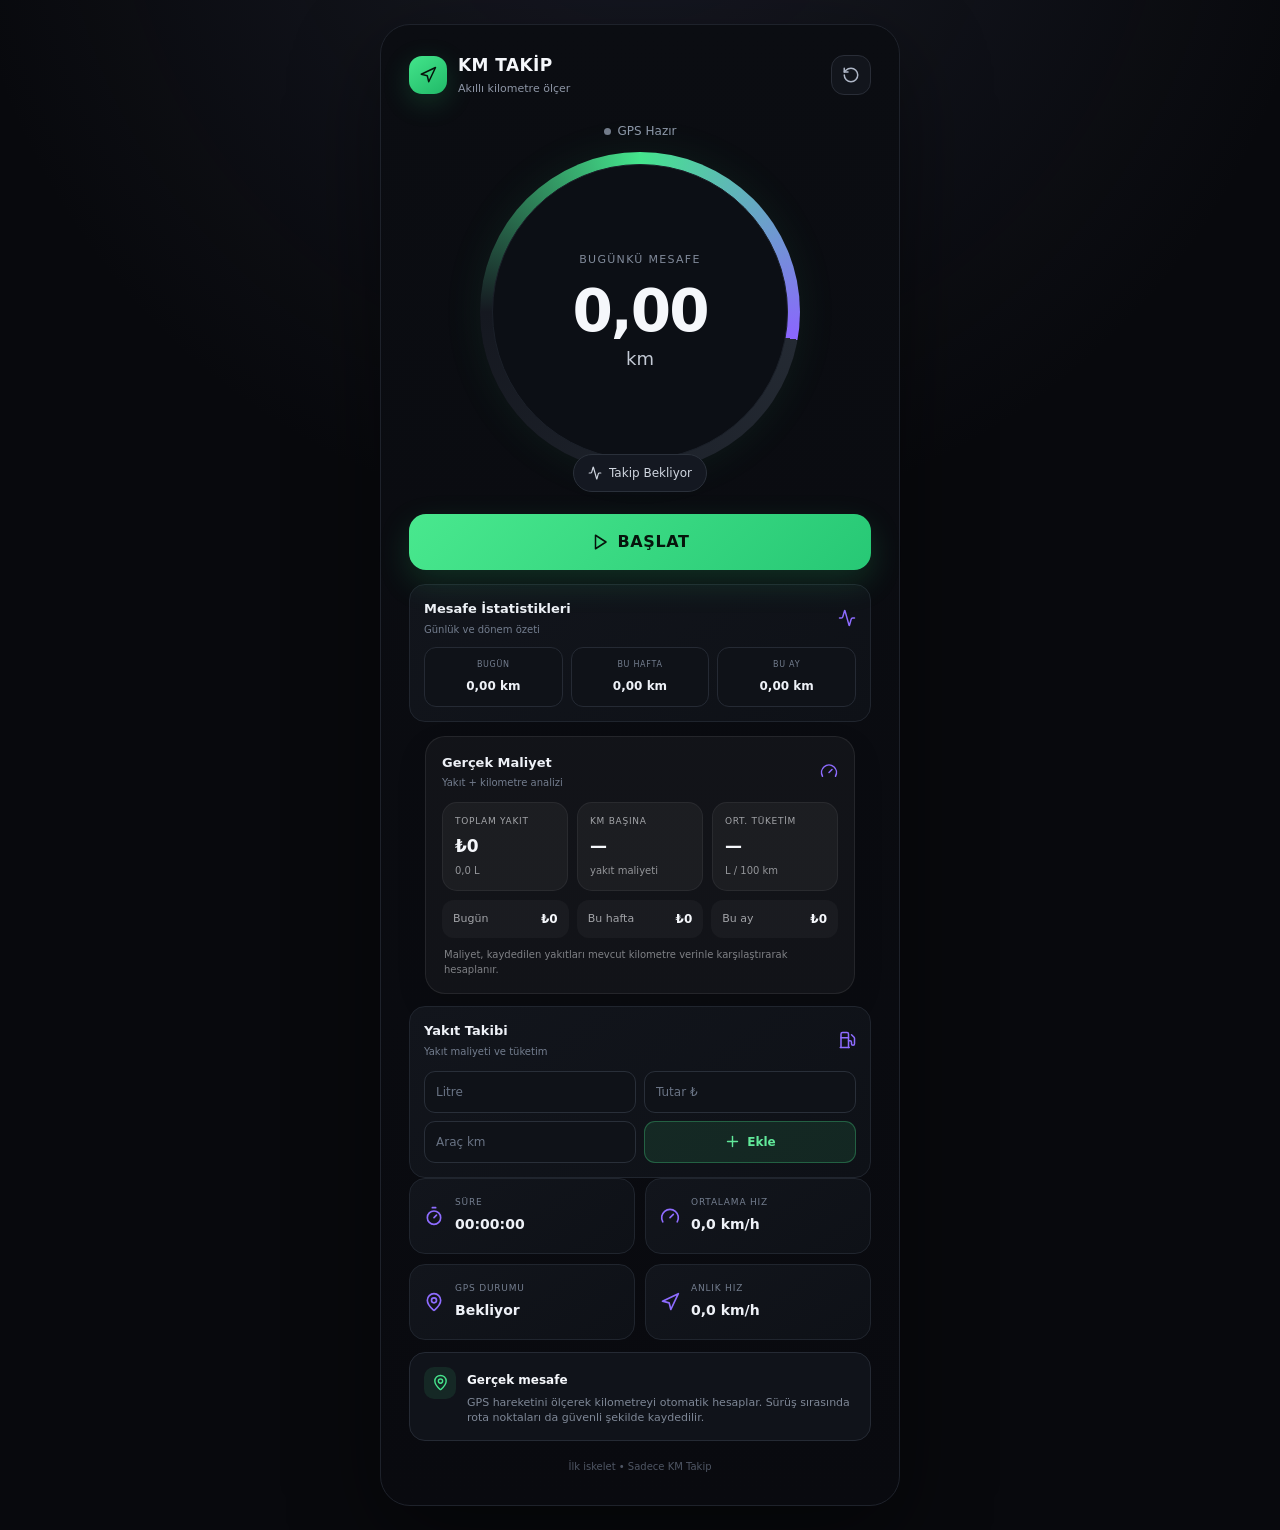
<file: app/src/main/assets/index.html>
<!DOCTYPE html>
<html lang="tr">
<head>
    <meta charset="UTF-8">
    <meta name="viewport" content="width=device-width, initial-scale=1.0">
    <title>KM Takip</title>

    <link rel="stylesheet" href="./assets/index-D6PuMoZ4.css">
</head>

<body>
<div id="root"></div>

<script type="module" src="./assets/index-BxPUNXuK.js"></script>
</body>
</html>
</file>
<file: app/src/main/assets/assets/index-D6PuMoZ4.css>
.leaflet-pane,.leaflet-tile,.leaflet-marker-icon,.leaflet-marker-shadow,.leaflet-tile-container,.leaflet-pane>svg,.leaflet-pane>canvas,.leaflet-zoom-box,.leaflet-image-layer,.leaflet-layer{position:absolute;left:0;top:0}.leaflet-container{overflow:hidden}.leaflet-tile,.leaflet-marker-icon,.leaflet-marker-shadow{-webkit-user-select:none;-moz-user-select:none;user-select:none;-webkit-user-drag:none}.leaflet-tile::-moz-selection{background:transparent}.leaflet-tile::selection{background:transparent}.leaflet-safari .leaflet-tile{image-rendering:-webkit-optimize-contrast}.leaflet-safari .leaflet-tile-container{width:1600px;height:1600px;-webkit-transform-origin:0 0}.leaflet-marker-icon,.leaflet-marker-shadow{display:block}.leaflet-container .leaflet-overlay-pane svg{max-width:none!important;max-height:none!important}.leaflet-container .leaflet-marker-pane img,.leaflet-container .leaflet-shadow-pane img,.leaflet-container .leaflet-tile-pane img,.leaflet-container img.leaflet-image-layer,.leaflet-container .leaflet-tile{max-width:none!important;max-height:none!important;width:auto;padding:0}.leaflet-container img.leaflet-tile{mix-blend-mode:plus-lighter}.leaflet-container.leaflet-touch-zoom{touch-action:pan-x pan-y}.leaflet-container.leaflet-touch-drag{touch-action:none;touch-action:pinch-zoom}.leaflet-container.leaflet-touch-drag.leaflet-touch-zoom{touch-action:none}.leaflet-container{-webkit-tap-highlight-color:transparent}.leaflet-container a{-webkit-tap-highlight-color:rgba(51,181,229,.4)}.leaflet-tile{filter:inherit;visibility:hidden}.leaflet-tile-loaded{visibility:inherit}.leaflet-zoom-box{width:0;height:0;box-sizing:border-box;z-index:800}.leaflet-overlay-pane svg{-moz-user-select:none}.leaflet-pane{z-index:400}.leaflet-tile-pane{z-index:200}.leaflet-overlay-pane{z-index:400}.leaflet-shadow-pane{z-index:500}.leaflet-marker-pane{z-index:600}.leaflet-tooltip-pane{z-index:650}.leaflet-popup-pane{z-index:700}.leaflet-map-pane canvas{z-index:100}.leaflet-map-pane svg{z-index:200}.leaflet-vml-shape{width:1px;height:1px}.lvml{behavior:url(#default#VML);display:inline-block;position:absolute}.leaflet-control{position:relative;z-index:800;pointer-events:visiblePainted;pointer-events:auto}.leaflet-top,.leaflet-bottom{position:absolute;z-index:1000;pointer-events:none}.leaflet-top{top:0}.leaflet-right{right:0}.leaflet-bottom{bottom:0}.leaflet-left{left:0}.leaflet-control{float:left;clear:both}.leaflet-right .leaflet-control{float:right}.leaflet-top .leaflet-control{margin-top:10px}.leaflet-bottom .leaflet-control{margin-bottom:10px}.leaflet-left .leaflet-control{margin-left:10px}.leaflet-right .leaflet-control{margin-right:10px}.leaflet-fade-anim .leaflet-popup{opacity:0;transition:opacity .2s linear}.leaflet-fade-anim .leaflet-map-pane .leaflet-popup{opacity:1}.leaflet-zoom-animated{transform-origin:0 0}svg.leaflet-zoom-animated{will-change:transform}.leaflet-zoom-anim .leaflet-zoom-animated{transition:transform .25s cubic-bezier(0,0,.25,1)}.leaflet-zoom-anim .leaflet-tile,.leaflet-pan-anim .leaflet-tile{transition:none}.leaflet-zoom-anim .leaflet-zoom-hide{visibility:hidden}.leaflet-interactive{cursor:pointer}.leaflet-grab{cursor:grab}.leaflet-crosshair,.leaflet-crosshair .leaflet-interactive{cursor:crosshair}.leaflet-popup-pane,.leaflet-control{cursor:auto}.leaflet-dragging .leaflet-grab,.leaflet-dragging .leaflet-grab .leaflet-interactive,.leaflet-dragging .leaflet-marker-draggable{cursor:move;cursor:grabbing}.leaflet-marker-icon,.leaflet-marker-shadow,.leaflet-image-layer,.leaflet-pane>svg path,.leaflet-tile-container{pointer-events:none}.leaflet-marker-icon.leaflet-interactive,.leaflet-image-layer.leaflet-interactive,.leaflet-pane>svg path.leaflet-interactive,svg.leaflet-image-layer.leaflet-interactive path{pointer-events:visiblePainted;pointer-events:auto}.leaflet-container{background:#ddd;outline-offset:1px}.leaflet-container a{color:#0078a8}.leaflet-zoom-box{border:2px dotted #38f;background:#ffffff80}.leaflet-container{font-family:Helvetica Neue,Arial,Helvetica,sans-serif;font-size:12px;font-size:.75rem;line-height:1.5}.leaflet-bar{box-shadow:0 1px 5px #000000a6;border-radius:4px}.leaflet-bar a{background-color:#fff;border-bottom:1px solid #ccc;width:26px;height:26px;line-height:26px;display:block;text-align:center;text-decoration:none;color:#000}.leaflet-bar a,.leaflet-control-layers-toggle{background-position:50% 50%;background-repeat:no-repeat;display:block}.leaflet-bar a:hover,.leaflet-bar a:focus{background-color:#f4f4f4}.leaflet-bar a:first-child{border-top-left-radius:4px;border-top-right-radius:4px}.leaflet-bar a:last-child{border-bottom-left-radius:4px;border-bottom-right-radius:4px;border-bottom:none}.leaflet-bar a.leaflet-disabled{cursor:default;background-color:#f4f4f4;color:#bbb}.leaflet-touch .leaflet-bar a{width:30px;height:30px;line-height:30px}.leaflet-touch .leaflet-bar a:first-child{border-top-left-radius:2px;border-top-right-radius:2px}.leaflet-touch .leaflet-bar a:last-child{border-bottom-left-radius:2px;border-bottom-right-radius:2px}.leaflet-control-zoom-in,.leaflet-control-zoom-out{font:700 18px Lucida Console,Monaco,monospace;text-indent:1px}.leaflet-touch .leaflet-control-zoom-in,.leaflet-touch .leaflet-control-zoom-out{font-size:22px}.leaflet-control-layers{box-shadow:0 1px 5px #0006;background:#fff;border-radius:5px}.leaflet-control-layers-toggle{background-image:url([data-uri]);width:36px;height:36px}.leaflet-retina .leaflet-control-layers-toggle{background-image:url([data-uri]);background-size:26px 26px}.leaflet-touch .leaflet-control-layers-toggle{width:44px;height:44px}.leaflet-control-layers .leaflet-control-layers-list,.leaflet-control-layers-expanded .leaflet-control-layers-toggle{display:none}.leaflet-control-layers-expanded .leaflet-control-layers-list{display:block;position:relative}.leaflet-control-layers-expanded{padding:6px 10px 6px 6px;color:#333;background:#fff}.leaflet-control-layers-scrollbar{overflow-y:scroll;overflow-x:hidden;padding-right:5px}.leaflet-control-layers-selector{margin-top:2px;position:relative;top:1px}.leaflet-control-layers label{display:block;font-size:13px;font-size:1.08333em}.leaflet-control-layers-separator{height:0;border-top:1px solid #ddd;margin:5px -10px 5px -6px}.leaflet-default-icon-path{background-image:url([data-uri])}.leaflet-container .leaflet-control-attribution{background:#fff;background:#fffc;margin:0}.leaflet-control-attribution,.leaflet-control-scale-line{padding:0 5px;color:#333;line-height:1.4}.leaflet-control-attribution a{text-decoration:none}.leaflet-control-attribution a:hover,.leaflet-control-attribution a:focus{text-decoration:underline}.leaflet-attribution-flag{display:inline!important;vertical-align:baseline!important;width:1em;height:.6669em}.leaflet-left .leaflet-control-scale{margin-left:5px}.leaflet-bottom .leaflet-control-scale{margin-bottom:5px}.leaflet-control-scale-line{border:2px solid #777;border-top:none;line-height:1.1;padding:2px 5px 1px;white-space:nowrap;box-sizing:border-box;background:#fffc;text-shadow:1px 1px #fff}.leaflet-control-scale-line:not(:first-child){border-top:2px solid #777;border-bottom:none;margin-top:-2px}.leaflet-control-scale-line:not(:first-child):not(:last-child){border-bottom:2px solid #777}.leaflet-touch .leaflet-control-attribution,.leaflet-touch .leaflet-control-layers,.leaflet-touch .leaflet-bar{box-shadow:none}.leaflet-touch .leaflet-control-layers,.leaflet-touch .leaflet-bar{border:2px solid rgba(0,0,0,.2);background-clip:padding-box}.leaflet-popup{position:absolute;text-align:center;margin-bottom:20px}.leaflet-popup-content-wrapper{padding:1px;text-align:left;border-radius:12px}.leaflet-popup-content{margin:13px 24px 13px 20px;line-height:1.3;font-size:13px;font-size:1.08333em;min-height:1px}.leaflet-popup-content p{margin:1.3em 0}.leaflet-popup-tip-container{width:40px;height:20px;position:absolute;left:50%;margin-top:-1px;margin-left:-20px;overflow:hidden;pointer-events:none}.leaflet-popup-tip{width:17px;height:17px;padding:1px;margin:-10px auto 0;pointer-events:auto;transform:rotate(45deg)}.leaflet-popup-content-wrapper,.leaflet-popup-tip{background:#fff;color:#333;box-shadow:0 3px 14px #0006}.leaflet-container a.leaflet-popup-close-button{position:absolute;top:0;right:0;border:none;text-align:center;width:24px;height:24px;font:16px/24px Tahoma,Verdana,sans-serif;color:#757575;text-decoration:none;background:transparent}.leaflet-container a.leaflet-popup-close-button:hover,.leaflet-container a.leaflet-popup-close-button:focus{color:#585858}.leaflet-popup-scrolled{overflow:auto}.leaflet-oldie .leaflet-popup-content-wrapper{-ms-zoom:1}.leaflet-oldie .leaflet-popup-tip{width:24px;margin:0 auto;-ms-filter:"progid:DXImageTransform.Microsoft.Matrix(M11=0.70710678, M12=0.70710678, M21=-0.70710678, M22=0.70710678)";filter:progid:DXImageTransform.Microsoft.Matrix(M11=.70710678,M12=.70710678,M21=-.70710678,M22=.70710678)}.leaflet-oldie .leaflet-control-zoom,.leaflet-oldie .leaflet-control-layers,.leaflet-oldie .leaflet-popup-content-wrapper,.leaflet-oldie .leaflet-popup-tip{border:1px solid #999}.leaflet-div-icon{background:#fff;border:1px solid #666}.leaflet-tooltip{position:absolute;padding:6px;background-color:#fff;border:1px solid #fff;border-radius:3px;color:#222;white-space:nowrap;-webkit-user-select:none;-moz-user-select:none;user-select:none;pointer-events:none;box-shadow:0 1px 3px #0006}.leaflet-tooltip.leaflet-interactive{cursor:pointer;pointer-events:auto}.leaflet-tooltip-top:before,.leaflet-tooltip-bottom:before,.leaflet-tooltip-left:before,.leaflet-tooltip-right:before{position:absolute;pointer-events:none;border:6px solid transparent;background:transparent;content:""}.leaflet-tooltip-bottom{margin-top:6px}.leaflet-tooltip-top{margin-top:-6px}.leaflet-tooltip-bottom:before,.leaflet-tooltip-top:before{left:50%;margin-left:-6px}.leaflet-tooltip-top:before{bottom:0;margin-bottom:-12px;border-top-color:#fff}.leaflet-tooltip-bottom:before{top:0;margin-top:-12px;margin-left:-6px;border-bottom-color:#fff}.leaflet-tooltip-left{margin-left:-6px}.leaflet-tooltip-right{margin-left:6px}.leaflet-tooltip-left:before,.leaflet-tooltip-right:before{top:50%;margin-top:-6px}.leaflet-tooltip-left:before{right:0;margin-right:-12px;border-left-color:#fff}.leaflet-tooltip-right:before{left:0;margin-left:-12px;border-right-color:#fff}@media print{.leaflet-control{-webkit-print-color-adjust:exact;print-color-adjust:exact}}*,:before,:after{--tw-border-spacing-x: 0;--tw-border-spacing-y: 0;--tw-translate-x: 0;--tw-translate-y: 0;--tw-rotate: 0;--tw-skew-x: 0;--tw-skew-y: 0;--tw-scale-x: 1;--tw-scale-y: 1;--tw-pan-x: ;--tw-pan-y: ;--tw-pinch-zoom: ;--tw-scroll-snap-strictness: proximity;--tw-gradient-from-position: ;--tw-gradient-via-position: ;--tw-gradient-to-position: ;--tw-ordinal: ;--tw-slashed-zero: ;--tw-numeric-figure: ;--tw-numeric-spacing: ;--tw-numeric-fraction: ;--tw-ring-inset: ;--tw-ring-offset-width: 0px;--tw-ring-offset-color: #fff;--tw-ring-color: rgb(59 130 246 / .5);--tw-ring-offset-shadow: 0 0 #0000;--tw-ring-shadow: 0 0 #0000;--tw-shadow: 0 0 #0000;--tw-shadow-colored: 0 0 #0000;--tw-blur: ;--tw-brightness: ;--tw-contrast: ;--tw-grayscale: ;--tw-hue-rotate: ;--tw-invert: ;--tw-saturate: ;--tw-sepia: ;--tw-drop-shadow: ;--tw-backdrop-blur: ;--tw-backdrop-brightness: ;--tw-backdrop-contrast: ;--tw-backdrop-grayscale: ;--tw-backdrop-hue-rotate: ;--tw-backdrop-invert: ;--tw-backdrop-opacity: ;--tw-backdrop-saturate: ;--tw-backdrop-sepia: ;--tw-contain-size: ;--tw-contain-layout: ;--tw-contain-paint: ;--tw-contain-style: }::backdrop{--tw-border-spacing-x: 0;--tw-border-spacing-y: 0;--tw-translate-x: 0;--tw-translate-y: 0;--tw-rotate: 0;--tw-skew-x: 0;--tw-skew-y: 0;--tw-scale-x: 1;--tw-scale-y: 1;--tw-pan-x: ;--tw-pan-y: ;--tw-pinch-zoom: ;--tw-scroll-snap-strictness: proximity;--tw-gradient-from-position: ;--tw-gradient-via-position: ;--tw-gradient-to-position: ;--tw-ordinal: ;--tw-slashed-zero: ;--tw-numeric-figure: ;--tw-numeric-spacing: ;--tw-numeric-fraction: ;--tw-ring-inset: ;--tw-ring-offset-width: 0px;--tw-ring-offset-color: #fff;--tw-ring-color: rgb(59 130 246 / .5);--tw-ring-offset-shadow: 0 0 #0000;--tw-ring-shadow: 0 0 #0000;--tw-shadow: 0 0 #0000;--tw-shadow-colored: 0 0 #0000;--tw-blur: ;--tw-brightness: ;--tw-contrast: ;--tw-grayscale: ;--tw-hue-rotate: ;--tw-invert: ;--tw-saturate: ;--tw-sepia: ;--tw-drop-shadow: ;--tw-backdrop-blur: ;--tw-backdrop-brightness: ;--tw-backdrop-contrast: ;--tw-backdrop-grayscale: ;--tw-backdrop-hue-rotate: ;--tw-backdrop-invert: ;--tw-backdrop-opacity: ;--tw-backdrop-saturate: ;--tw-backdrop-sepia: ;--tw-contain-size: ;--tw-contain-layout: ;--tw-contain-paint: ;--tw-contain-style: }*,:before,:after{box-sizing:border-box;border-width:0;border-style:solid;border-color:#e5e7eb}:before,:after{--tw-content: ""}html,:host{line-height:1.5;-webkit-text-size-adjust:100%;-moz-tab-size:4;-o-tab-size:4;tab-size:4;font-family:ui-sans-serif,system-ui,sans-serif,"Apple Color Emoji","Segoe UI Emoji",Segoe UI Symbol,"Noto Color Emoji";font-feature-settings:normal;font-variation-settings:normal;-webkit-tap-highlight-color:transparent}body{margin:0;line-height:inherit}hr{height:0;color:inherit;border-top-width:1px}abbr:where([title]){-webkit-text-decoration:underline dotted;text-decoration:underline dotted}h1,h2,h3,h4,h5,h6{font-size:inherit;font-weight:inherit}a{color:inherit;text-decoration:inherit}b,strong{font-weight:bolder}code,kbd,samp,pre{font-family:ui-monospace,SFMono-Regular,Menlo,Monaco,Consolas,Liberation Mono,Courier New,monospace;font-feature-settings:normal;font-variation-settings:normal;font-size:1em}small{font-size:80%}sub,sup{font-size:75%;line-height:0;position:relative;vertical-align:baseline}sub{bottom:-.25em}sup{top:-.5em}table{text-indent:0;border-color:inherit;border-collapse:collapse}button,input,optgroup,select,textarea{font-family:inherit;font-feature-settings:inherit;font-variation-settings:inherit;font-size:100%;font-weight:inherit;line-height:inherit;letter-spacing:inherit;color:inherit;margin:0;padding:0}button,select{text-transform:none}button,input:where([type=button]),input:where([type=reset]),input:where([type=submit]){-webkit-appearance:button;background-color:transparent;background-image:none}:-moz-focusring{outline:auto}:-moz-ui-invalid{box-shadow:none}progress{vertical-align:baseline}::-webkit-inner-spin-button,::-webkit-outer-spin-button{height:auto}[type=search]{-webkit-appearance:textfield;outline-offset:-2px}::-webkit-search-decoration{-webkit-appearance:none}::-webkit-file-upload-button{-webkit-appearance:button;font:inherit}summary{display:list-item}blockquote,dl,dd,h1,h2,h3,h4,h5,h6,hr,figure,p,pre{margin:0}fieldset{margin:0;padding:0}legend{padding:0}ol,ul,menu{list-style:none;margin:0;padding:0}dialog{padding:0}textarea{resize:vertical}input::-moz-placeholder,textarea::-moz-placeholder{opacity:1;color:#9ca3af}input::placeholder,textarea::placeholder{opacity:1;color:#9ca3af}button,[role=button]{cursor:pointer}:disabled{cursor:default}img,svg,video,canvas,audio,iframe,embed,object{display:block;vertical-align:middle}img,video{max-width:100%;height:auto}[hidden]:where(:not([hidden=until-found])){display:none}.ring{--tw-ring-offset-shadow: var(--tw-ring-inset) 0 0 0 var(--tw-ring-offset-width) var(--tw-ring-offset-color);--tw-ring-shadow: var(--tw-ring-inset) 0 0 0 calc(3px + var(--tw-ring-offset-width)) var(--tw-ring-color);box-shadow:var(--tw-ring-offset-shadow),var(--tw-ring-shadow),var(--tw-shadow, 0 0 #0000)}.filter{filter:var(--tw-blur) var(--tw-brightness) var(--tw-contrast) var(--tw-grayscale) var(--tw-hue-rotate) var(--tw-invert) var(--tw-saturate) var(--tw-sepia) var(--tw-drop-shadow)}*{box-sizing:border-box}html,body,#root{margin:0;min-height:100%;font-family:Inter,ui-sans-serif,system-ui,-apple-system,BlinkMacSystemFont,Segoe UI,sans-serif;background:#08090d;color:#f5f7fb}button{font:inherit}.app-shell{min-height:100vh;display:flex;justify-content:center;background:radial-gradient(circle at 50% -10%,rgba(71,77,104,.25),transparent 38%),#08090d;padding:0}.phone{width:100%;max-width:520px;min-height:100vh;padding:22px 18px 18px;background:linear-gradient(180deg,#0b0d12,#090a0f)}.topbar{display:flex;align-items:center;justify-content:space-between}.brand{display:flex;gap:11px;align-items:center}.brand-mark{width:38px;height:38px;border-radius:13px;display:grid;place-items:center;background:linear-gradient(145deg,#43e58b,#21b968);color:#06130b;box-shadow:0 8px 28px #2de17e2e}.brand strong{display:block;font-size:17px;letter-spacing:.4px}.brand span{display:block;color:#8d95a5;font-size:11px;margin-top:2px}.icon-button{border:1px solid #292d37;background:#12151c;color:#aeb6c6;width:40px;height:40px;border-radius:13px;display:grid;place-items:center}.status{margin:25px 0 12px;display:flex;justify-content:center;align-items:center;gap:7px;color:#8e98a9;font-size:12px}.dot{width:7px;height:7px;border-radius:50%;background:#737b8b}.dot.live{background:#3fe486;box-shadow:0 0 12px #3fe486cc}.distance-card{display:flex;flex-direction:column;align-items:center}.ring{width:min(76vw,320px);height:min(76vw,320px);max-width:320px;max-height:320px;border-radius:50%;padding:12px;background:conic-gradient(#45e58d,#8b65ff 100deg,#242a33 100deg,#151820 270deg,#45e58d 360deg);box-shadow:0 0 42px #3cdd8414}.ring-inner{height:100%;border-radius:50%;background:#0c0f15;display:flex;flex-direction:column;align-items:center;justify-content:center;border:1px solid #1b2029}.ring-inner span{font-size:11px;color:#818a9a;letter-spacing:1.3px}.ring-inner strong{font-size:58px;line-height:1;margin:13px 0 5px;letter-spacing:-2px}.ring-inner b{font-size:18px;color:#c4cad5;font-weight:500}.tracking-pill{margin-top:-18px;z-index:2;display:flex;gap:7px;align-items:center;padding:9px 14px;border:1px solid #2a303a;border-radius:999px;background:#141821;color:#cfd5df;font-size:12px}.actions{margin:22px 0 14px}.primary{width:100%;height:56px;border:0;border-radius:17px;background:linear-gradient(135deg,#49e88e,#27c875);color:#06150c;font-weight:800;letter-spacing:.6px;display:flex;align-items:center;justify-content:center;gap:9px;box-shadow:0 12px 32px #2ad3772e;touch-action:manipulation;cursor:pointer;position:relative;z-index:10;-webkit-tap-highlight-color:transparent}.stats-grid{display:grid;grid-template-columns:1fr 1fr;gap:10px}.stat{min-height:76px;padding:14px;border:1px solid #20252e;background:linear-gradient(145deg,#12151c,#0e1117);border-radius:16px;display:flex;gap:11px;align-items:center}.stat svg{color:#8e6cff;flex:none}.stat small{display:block;color:#737d8e;font-size:9px;letter-spacing:.8px}.stat strong{display:block;margin-top:5px;font-size:14px;color:#eef1f7}.history-section{margin-top:12px;padding:14px;border:1px solid #20252e;background:linear-gradient(145deg,#12151c,#0e1117);border-radius:16px}.section-heading{display:flex;align-items:center;justify-content:space-between;color:#8e6cff;margin-bottom:10px}.section-heading strong{display:block;color:#eef1f7;font-size:13px}.section-heading span{display:block;color:#737d8e;font-size:10px;margin-top:3px}.history-list{display:grid;gap:8px}.history-item{display:flex;align-items:center;gap:10px;padding:10px;border:1px solid #252a34;background:#0f1218;border-radius:13px}.history-icon{width:30px;height:30px;border-radius:9px;background:#46e48c1a;display:grid;place-items:center;color:#46e48c;flex:none}.history-main{min-width:0;flex:1}.history-main strong,.history-meta strong{display:block;color:#eef1f7;font-size:12px}.history-main span,.history-meta span{display:block;color:#737d8e;font-size:9px;margin-top:3px}.history-meta{text-align:right;flex:none}.history-meta strong{font-size:11px}.history-meta span{font-size:9px}.info{margin-top:12px;padding:14px;border:1px solid #252a34;background:#10131a;border-radius:16px;display:flex;gap:11px}.info-icon{width:32px;height:32px;border-radius:10px;background:#40e2891a;display:grid;place-items:center;color:#46e48c;flex:none}.info strong{font-size:12px}.info p{margin:4px 0 0;color:#7e8796;font-size:11px;line-height:1.45}footer{text-align:center;color:#4f5664;font-size:10px;padding:18px 0 3px}@media(min-width:700px){.phone{min-height:0;margin:24px 0;border:1px solid #1e222b;border-radius:30px;box-shadow:0 30px 90px #00000073;padding:28px}.ring{width:320px;height:320px}}.period-stats{margin-top:12px;padding:14px;border:1px solid #20252e;background:linear-gradient(145deg,#12151c,#0e1117);border-radius:16px}.period-heading{display:flex;align-items:center;justify-content:space-between;color:#8e6cff;margin-bottom:10px}.period-heading strong{display:block;color:#eef1f7;font-size:13px}.period-heading span{display:block;color:#737d8e;font-size:10px;margin-top:3px}.period-grid{display:grid;grid-template-columns:repeat(3,1fr);gap:8px}.period-card{padding:11px 9px;border:1px solid #252a34;background:#0f1218;border-radius:12px;text-align:center}.period-card small{display:block;color:#737d8e;font-size:8px;letter-spacing:.7px}.period-card strong{display:block;margin-top:6px;color:#eef1f7;font-size:12px}@media(max-width:380px){.period-grid{grid-template-columns:1fr}.period-card{text-align:left;display:flex;justify-content:space-between;align-items:center}.period-card strong{margin-top:0}}.history-item{width:100%;text-align:left;cursor:pointer;font:inherit;color:inherit;border:0}.route-preview{margin:-2px 0 10px;padding:12px;border-radius:16px;background:#ffffff0a;border:1px solid rgba(255,255,255,.08)}.route-preview-head{display:flex;justify-content:space-between;align-items:center;gap:10px;margin-bottom:8px}.route-preview-head span{font-size:11px;opacity:.6}.route-preview svg{width:100%;height:auto;border-radius:12px;background:#0000001f;color:#8b7cff}.route-legend{display:flex;gap:16px;margin-top:7px;font-size:10px;opacity:.65}.route-legend i{display:inline-block;width:7px;height:7px;border-radius:50%;background:currentColor;margin-right:4px}.route-empty{font-size:12px;opacity:.65;padding:8px 2px}.map-modal{position:fixed;top:0;right:0;bottom:0;left:0;z-index:1000;display:flex;align-items:center;justify-content:center;padding:16px;background:#050814b8;-webkit-backdrop-filter:blur(8px);backdrop-filter:blur(8px)}.map-modal-card{width:min(760px,100%);max-height:92vh;overflow:hidden;border:1px solid rgba(255,255,255,.12);border-radius:22px;background:#111827;box-shadow:0 24px 80px #00000073}.map-modal-head{display:flex;align-items:center;justify-content:space-between;padding:14px 16px;gap:12px}.map-modal-head div{display:flex;flex-direction:column;gap:3px}.map-modal-head strong{font-size:15px}.map-modal-head span{font-size:12px;opacity:.65}.map-wrap{height:min(58vh,520px);min-height:300px}.leaflet-map{height:100%;width:100%}.map-meta{display:flex;gap:18px;padding:11px 16px;font-size:12px;opacity:.75}.mini-action{border:1px solid rgba(255,255,255,.15);background:transparent;color:inherit;border-radius:10px;padding:7px 10px;font-size:12px}.fuel-section{margin-top:12px;padding:14px;border:1px solid #20252e;background:linear-gradient(145deg,#12151c,#0e1117);border-radius:16px}.fuel-heading{margin-bottom:12px}.fuel-form{display:grid;grid-template-columns:1fr 1fr;gap:8px}.fuel-form input{width:100%;height:42px;border:1px solid #292f39;border-radius:11px;background:#0f1218;color:#eef1f7;padding:0 11px;outline:none;font-size:12px}.fuel-form input:focus{border-color:#8e6cff}.fuel-form input::-moz-placeholder{color:#697384}.fuel-form input::placeholder{color:#697384}.fuel-add{height:42px;border:1px solid rgba(70,228,140,.3);border-radius:11px;background:#46e48c1a;color:#61e99a;display:flex;align-items:center;justify-content:center;gap:6px;font-weight:700;font-size:12px}.fuel-highlight{display:grid;grid-template-columns:1.25fr 1fr 1fr;gap:8px;margin-top:10px}.fuel-highlight>div{padding:10px;border:1px solid #252a34;background:#0f1218;border-radius:11px}.fuel-highlight small{display:block;color:#737d8e;font-size:8px;letter-spacing:.6px}.fuel-highlight strong{display:block;margin-top:5px;color:#eef1f7;font-size:11px}.fuel-list{display:grid;gap:7px;margin-top:10px}.fuel-item{display:flex;align-items:center;justify-content:space-between;padding:9px 10px;border:1px solid #252a34;background:#0f1218;border-radius:12px}.fuel-item-main{display:flex;align-items:center;gap:9px}.fuel-item-main svg{color:#46e48c}.fuel-item-main strong{display:block;color:#eef1f7;font-size:11px}.fuel-item-main span{display:block;color:#737d8e;font-size:9px;margin-top:3px}.fuel-delete{width:30px;height:30px;border:1px solid #2a3039;background:#141821;color:#8b94a4;border-radius:9px;display:grid;place-items:center}@media(max-width:380px){.fuel-highlight{grid-template-columns:1fr}.fuel-form{grid-template-columns:1fr 1fr}.fuel-form input:last-of-type,.fuel-add{grid-column:span 2}}.cost-analysis{margin:14px 16px 0;padding:16px;border:1px solid rgba(255,255,255,.08);border-radius:20px;background:#ffffff09;box-shadow:0 12px 30px #0000001f}.cost-grid{display:grid;grid-template-columns:repeat(3,minmax(0,1fr));gap:9px;margin-top:12px}.cost-card{min-width:0;padding:12px;border-radius:15px;background:#ffffff0b;border:1px solid rgba(255,255,255,.06)}.cost-card small{display:block;font-size:9px;letter-spacing:.08em;opacity:.62;margin-bottom:5px}.cost-card strong{display:block;font-size:17px}.cost-card span{display:block;font-size:10px;opacity:.55;margin-top:4px}.cost-periods{display:grid;grid-template-columns:repeat(3,1fr);gap:8px;margin-top:9px}.cost-periods div{display:flex;justify-content:space-between;align-items:center;padding:10px 11px;border-radius:12px;background:#ffffff09}.cost-periods span{font-size:11px;opacity:.62}.cost-periods strong{font-size:12px}.cost-note{margin:10px 2px 0;font-size:10px;line-height:1.45;opacity:.48}@media(max-width:380px){.cost-grid{gap:6px}.cost-card{padding:10px 8px}.cost-card strong{font-size:15px}.cost-periods div{padding:9px 8px}}
</file>
